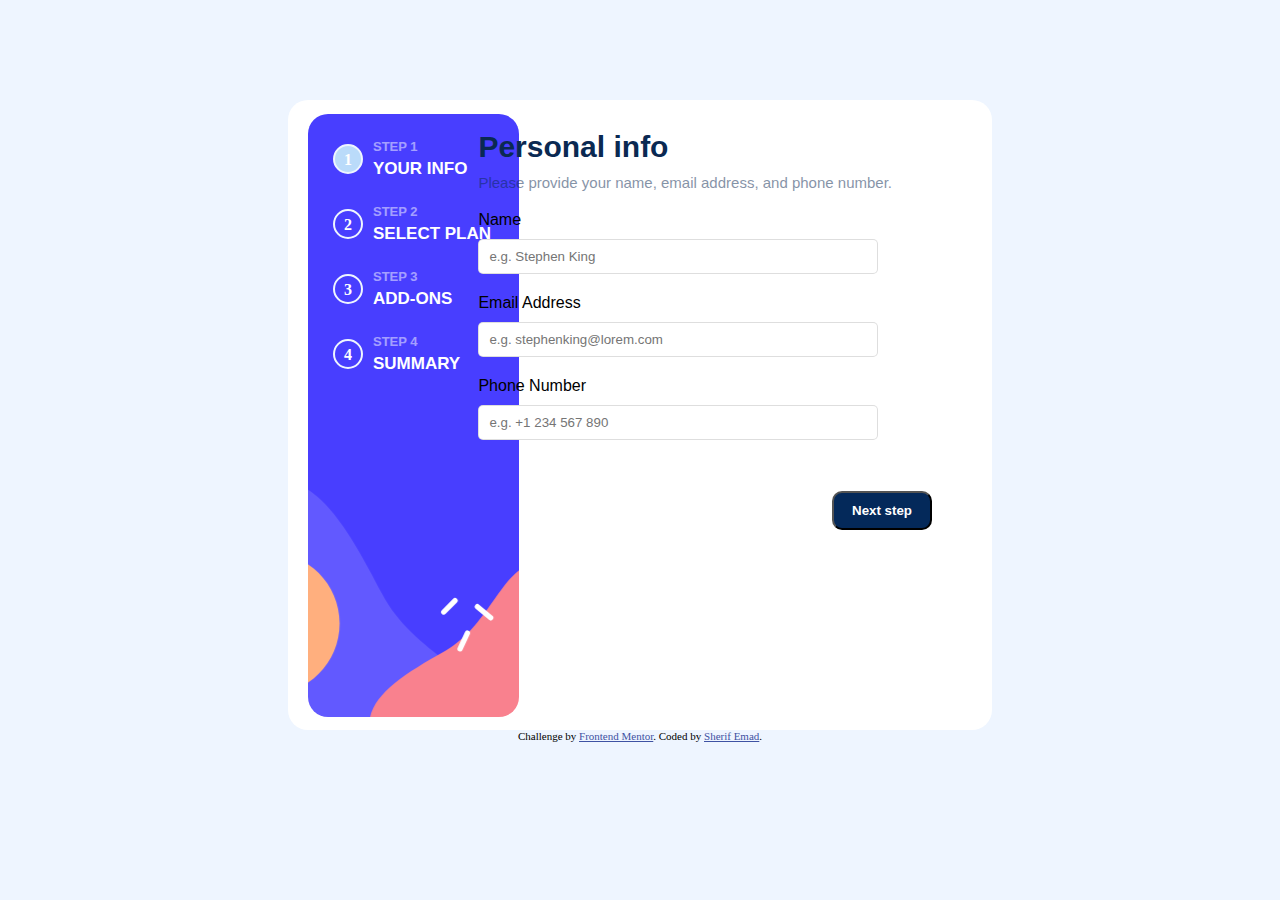
<file: index.html>
<!DOCTYPE html>
<html lang="en">
<head>
  <meta charset="UTF-8">
  <meta name="viewport" content="width=device-width, initial-scale=1.0"> <!-- displays site properly based on user's device -->

  <link rel="icon" type="image/png" sizes="32x32" href="./assets/images/favicon-32x32.png">
  
  <title>Frontend Mentor | Multi-step form</title>
  <link rel="stylesheet" href="assets/style.css">

  <!-- Feel free to remove these styles or customise in your own stylesheet 👍 -->
  <style>
    .attribution { font-size: 11px; text-align: center; }
    .attribution a { color: hsl(228, 45%, 44%); }
  </style>
</head>
<body>

  <!-- Sidebar start -->

<div class="contanier">
  <div class="leftcard">
    <div class="card">
    <div class="step active" id="step1">
    <p>1</p>
  </div>

    <div class="leftcardtext">
  <h4>Step 1</h4>
  <h2>Your info</h2>
</div>
</div>
<!-- ///////////////// -->
<div class="card">
  <div class="step" id="step2">
  <p>2</p>
</div>

  <div class="leftcardtext">
<h4>Step 2</h4>
<h2>Select plan</h2>
</div>
</div>

<!-- ///////// -->
<div class="card">
  <div class="step">
  <p>3</p>
</div>

  <div class="leftcardtext">
<h4>Step 3</h4>
<h2>Add-ons</h2>
</div>
</div>
<!-- ///////// -->
<div class="card">
  <div class="step">
  <p>4</p>
</div>

  <div class="leftcardtext">
<h4>Step 4</h4>
<h2>Summary</h2>
</div>
</div>

  </div>
<div class="rightcard" id="rightcard"> 
  <h2>Personal info</h2>
  <p>Please provide your name, email address, and phone number.</p>
  <label for="name">Name</label>
  <input type="text" placeholder="e.g. Stephen King" id="name" required>
  <label for="email">Email Address</label>
  <input type="email" placeholder="e.g. stephenking@lorem.com" id="email" required>
  <label for="phone">Phone Number</label>
  <input type="number" placeholder="e.g. +1 234 567 890" id="phone" max="11" required>
<button onclick="sherif0 ()" id="next">Next step</button> 
</div>



</div>




  <!-- Step 1
  Your info

  Step 2
  Select plan

  Step 3
  Add-ons

  Step 4
  Summary -->

  <!-- Sidebar end -->

  <!-- Step 1 start -->

  <!-- Personal info
  Please provide your name, email address, and phone number.

  Name
  e.g. Stephen King

  Email Address
  e.g. stephenking@lorem.com

  Phone Number
  e.g. +1 234 567 890

  Next Step -->

  <!-- Step 1 end -->

  <!-- Step 2 start -->

  <!-- Select your plan
  You have the option of monthly or yearly billing.

  Arcade
  $9/mo

  Advanced
  $12/mo

  Pro
  $15/mo

  Monthly
  Yearly

  Go Back
  Next Step -->

  <!-- Step 2 end -->

  <!-- Step 3 start -->

  <!-- Pick add-ons
  Add-ons help enhance your gaming experience.

  Online service
  Access to multiplayer games
  +$1/mo

  Larger storage
  Extra 1TB of cloud save
  +$2/mo

  Customizable Profile
  Custom theme on your profile
  +$2/mo

  Go Back
  Next Step -->

  <!-- Step 3 end -->

  <!-- Step 4 start -->

  <!-- Finishing up
  Double-check everything looks OK before confirming. -->

  <!-- Dynamically add subscription and add-on selections here -->

  <!-- Total (per month/year)

  Go Back
  Confirm -->

  <!-- Step 4 end -->

  <!-- Step 5 start -->

  <!-- Thank you!

  Thanks for confirming your subscription! We hope you have fun 
  using our platform. If you ever need support, please feel free 
  to email us at support@loremgaming.com. -->

  <!-- Step 5 end -->
  
  <div class="attribution">
    Challenge by <a href="https://www.frontendmentor.io?ref=challenge" target="_blank">Frontend Mentor</a>. 
    Coded by <a href="https://www.instagram.com/blockblock.web/">Sherif Emad</a>.
  </div>
  <script src="assets/main.js"></script>
</body>
</html>
</file>
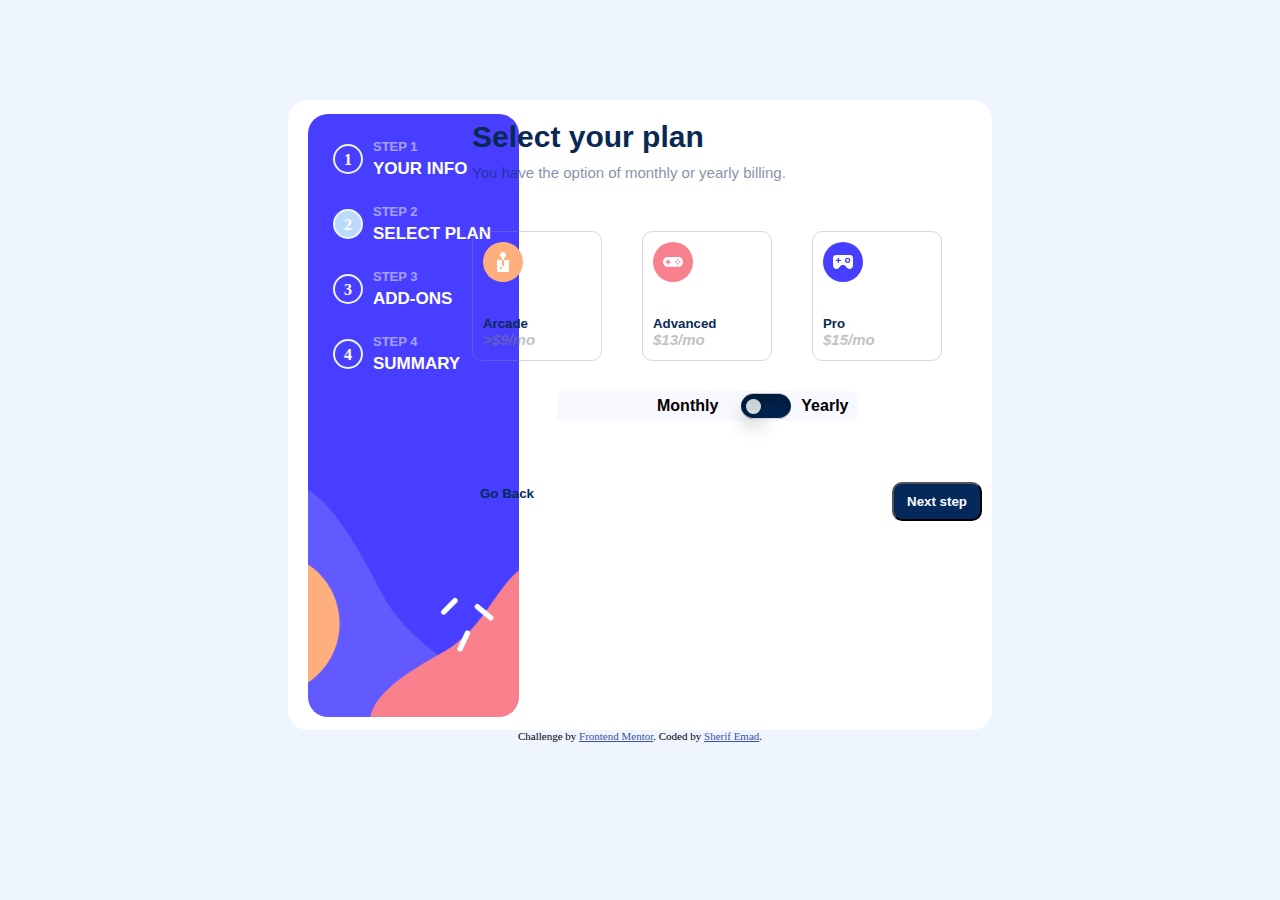
<file: step2.html>
<!DOCTYPE html>
<html lang="en">
<head>
  <meta charset="UTF-8">
  <meta name="viewport" content="width=device-width, initial-scale=1.0"> <!-- displays site properly based on user's device -->

  <link rel="icon" type="image/png" sizes="32x32" href="./assets/images/favicon-32x32.png">
  
  <title>Frontend Mentor | Multi-step form</title>
  <link rel="stylesheet" href="assets/style.css">

  <!-- Feel free to remove these styles or customise in your own stylesheet 👍 -->
  <style>
    .attribution { font-size: 11px; text-align: center; }
    .attribution a { color: hsl(228, 45%, 44%); }
  </style>
</head>
<body>

  <!-- Sidebar start -->

<div class="contanier">
  <div class="leftcard">
    <div class="card">
    <div style="background-color: transparent;" class="step" id="step1">
    <p>1</p>
  </div>

    <div class="leftcardtext">
  <h4>Step 1</h4>
  <h2>Your info</h2>
</div>
</div>
<!-- ///////////////// -->
<div class="card">
  <div class="step active" id="step2">
  <p>2</p>
</div>

  <div class="leftcardtext">
<h4>Step 2</h4>
<h2>Select plan</h2>
</div>
</div>

<!-- ///////// -->
<div class="card">
  <div class="step">
  <p>3</p>
</div>

  <div class="leftcardtext">
<h4>Step 3</h4>
<h2>Add-ons</h2>
</div>
</div>
<!-- ///////// -->
<div class="card">
  <div class="step">
  <p>4</p>
</div>

  <div class="leftcardtext">
<h4>Step 4</h4>
<h2>Summary</h2>
</div>
</div>

  </div>
<div class="rightcard1" id="rightcard1">
   <h2>Select your plan</h2>
  <p>You have the option of monthly or yearly billing.</p>
  <div class="content">
    <div onclick="sherif2 ()" ondblclick="sherif3 ()" class="content1">
  <img src="assets/images/icon-arcade.svg">
  <h5>Arcade</h5>
  <p>>$9/mo</p>
  
    </div> 
    <!-- ///////////// -->
     <div onclick="sherif4 ()" ondblclick="sherif5 ()" class="content1 con2">
  <img src="assets/images/icon-advanced.svg">
  <h5>Advanced</h5>
  <p>$13/mo</p>
    </div>
    <!-- /////////////// -->
     <div onclick="sherif6 ()" ondblclick="sherif7 ()" class="content1 con3" >
  <img src="assets/images/icon-pro.svg">
  <h5>Pro</h5>
  <p>$15/mo</p>
 </div>
  </div>
  <div class="bauble_box">
    <span class="span1">Monthly</span>
    <input class="bauble_input" id="bauble_check" name="bauble" type="checkbox">
    <label class="bauble_label" for="bauble_check">Toggle</label>
    
    <span class="span2">yearly</span>
  </div>
  
  <button onclick="sherif11 ()" id="next2">Next step</button>
  <button onclick="sherif ()" id="back">Go Back</button>   
  
</div>


</div>




  <!-- Step 1
  Your info

  Step 2
  Select plan

  Step 3
  Add-ons

  Step 4
  Summary -->

  <!-- Sidebar end -->

  <!-- Step 1 start -->

  <!-- Personal info
  Please provide your name, email address, and phone number.

  Name
  e.g. Stephen King

  Email Address
  e.g. stephenking@lorem.com

  Phone Number
  e.g. +1 234 567 890

  Next Step -->

  <!-- Step 1 end -->

  <!-- Step 2 start -->

  <!-- Select your plan
  You have the option of monthly or yearly billing.

  Arcade
  $9/mo

  Advanced
  $12/mo

  Pro
  $15/mo

  Monthly
  Yearly

  Go Back
  Next Step -->

  <!-- Step 2 end -->

  <!-- Step 3 start -->

  <!-- Pick add-ons
  Add-ons help enhance your gaming experience.

  Online service
  Access to multiplayer games
  +$1/mo

  Larger storage
  Extra 1TB of cloud save
  +$2/mo

  Customizable Profile
  Custom theme on your profile
  +$2/mo

  Go Back
  Next Step -->

  <!-- Step 3 end -->

  <!-- Step 4 start -->

  <!-- Finishing up
  Double-check everything looks OK before confirming. -->

  <!-- Dynamically add subscription and add-on selections here -->

  <!-- Total (per month/year)

  Go Back
  Confirm -->

  <!-- Step 4 end -->

  <!-- Step 5 start -->

  <!-- Thank you!

  Thanks for confirming your subscription! We hope you have fun 
  using our platform. If you ever need support, please feel free 
  to email us at support@loremgaming.com. -->

  <!-- Step 5 end -->
  
  <div class="attribution">
    Challenge by <a href="https://www.frontendmentor.io?ref=challenge" target="_blank">Frontend Mentor</a>. 
    Coded by <a href="https://www.instagram.com/blockblock.web/">Sherif Emad</a>.
  </div>
  <script src="assets/main.js"></script>
</body>
</html>
</file>
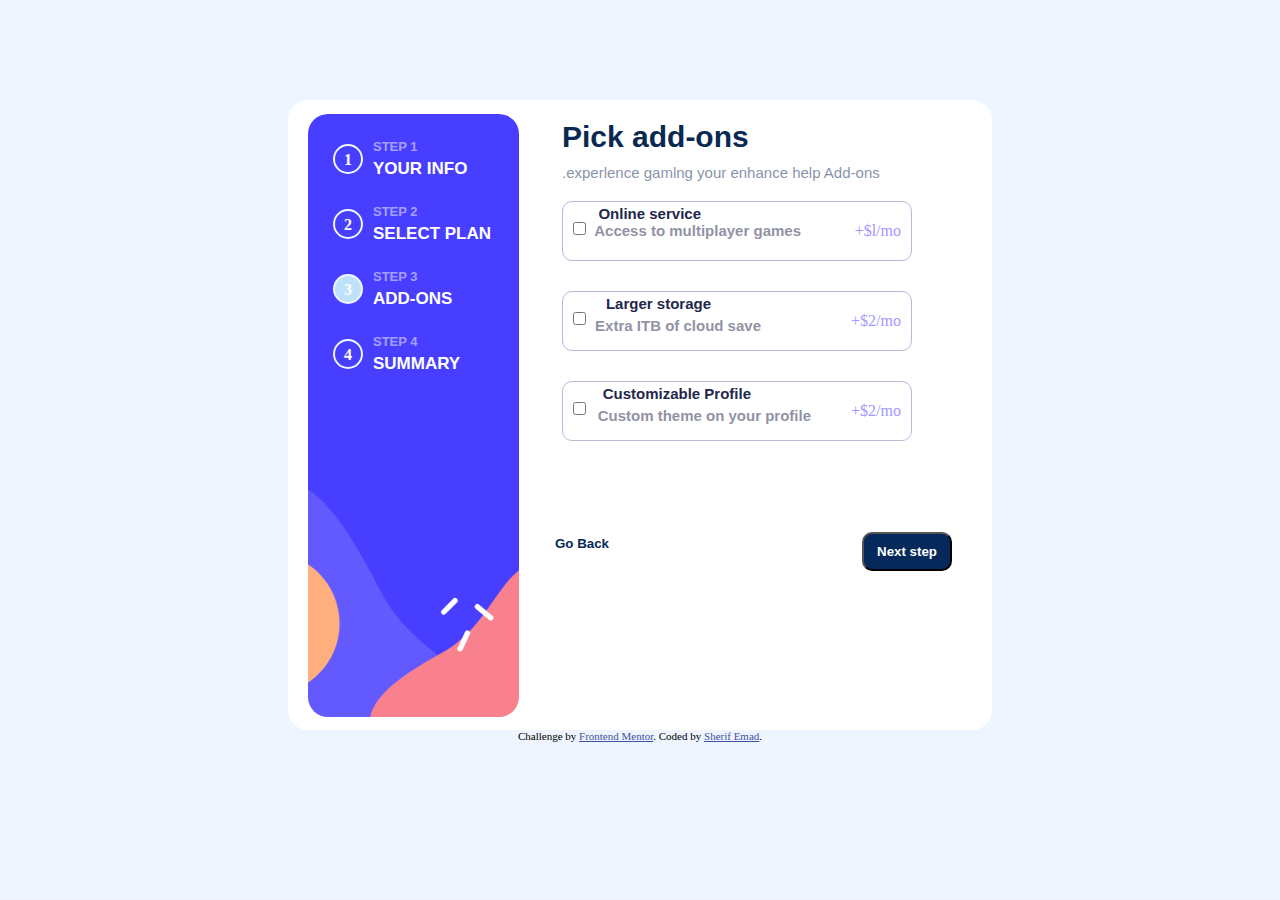
<file: step3.html>
<!DOCTYPE html>
<html lang="en">
<head>
  <meta charset="UTF-8">
  <meta name="viewport" content="width=device-width, initial-scale=1.0"> <!-- displays site properly based on user's device -->

  <link rel="icon" type="image/png" sizes="32x32" href="./assets/images/favicon-32x32.png">
  
  <title>Frontend Mentor | Multi-step form</title>
  <link rel="stylesheet" href="assets/style.css">

  <!-- Feel free to remove these styles or customise in your own stylesheet 👍 -->
  <style>
    .attribution { font-size: 11px; text-align: center; }
    .attribution a { color: hsl(228, 45%, 44%); }
  </style>
</head>
<body>

  <!-- Sidebar start -->

<div class="contanier">
  <div class="leftcard">
    <div class="card">
    <div style="background-color: transparent;" class="step" id="step1">
    <p>1</p>
  </div>

    <div class="leftcardtext">
  <h4>Step 1</h4>
  <h2>Your info</h2>
</div>
</div>
<!-- ///////////////// -->
<div class="card">
  <div style="background-color: transparent;" class="step active" id="step2">
  <p>2</p>
</div>

  <div class="leftcardtext">
<h4>Step 2</h4>
<h2>Select plan</h2>
</div>
</div>

<!-- ///////// -->
<div class="card">
  <div style="background-color: #bee2fb;" class="step">
  <p>3</p>
</div>

  <div class="leftcardtext">
<h4>Step 3</h4>
<h2>Add-ons</h2>
</div>
</div>
<!-- ///////// -->
<div class="card">
  <div class="step">
  <p>4</p>
</div>

  <div class="leftcardtext">
<h4>Step 4</h4>
<h2>Summary</h2>
</div>
</div>

  </div>
<div class="rightcard2" id="rightcard2">
   <h2>Pick add-ons</h2>
  <p>.experlence gamlng your enhance help Add-ons</p>
<div class="content2">
  <div class="card1">
    <input  onclick="sherif8()"  type="checkbox" id="check">
    <h5>Online service</h5>
    <p>Access to multiplayer games</p>
    <span>+$l/mo</span>
  </div>
  <!-- ////////////// -->
  <div class="card1 card2">
    <input  onclick="sherif9()"  type="checkbox" id="check">
    <h5>Larger storage</h5>
    <p>Extra ITB of cloud save</p>
    <span>+$2/mo</span>
  </div>
  <!-- ////////////////////// -->
  <div  class="card1 card3">
    <input onclick="sherif10()" type="checkbox" id="check" >
    <h5>Customizable Profile</h5>
    <p>Custom theme on your profile</p>
    <span>+$2/mo</span>
  </div>
</div>
  
  <button onclick="sherif13()" id="next3">Next step</button>
  <button onclick="sherif12()" id="back1">Go Back</button>   
  
</div>


</div>




  <!-- Step 1
  Your info

  Step 2
  Select plan

  Step 3
  Add-ons

  Step 4
  Summary -->

  <!-- Sidebar end -->

  <!-- Step 1 start -->

  <!-- Personal info
  Please provide your name, email address, and phone number.

  Name
  e.g. Stephen King

  Email Address
  e.g. stephenking@lorem.com

  Phone Number
  e.g. +1 234 567 890

  Next Step -->

  <!-- Step 1 end -->

  <!-- Step 2 start -->

  <!-- Select your plan
  You have the option of monthly or yearly billing.

  Arcade
  $9/mo

  Advanced
  $12/mo

  Pro
  $15/mo

  Monthly
  Yearly

  Go Back
  Next Step -->

  <!-- Step 2 end -->

  <!-- Step 3 start -->

  <!-- Pick add-ons
  Add-ons help enhance your gaming experience.

  Online service
  Access to multiplayer games
  +$1/mo

  Larger storage
  Extra 1TB of cloud save
  +$2/mo

  Customizable Profile
  Custom theme on your profile
  +$2/mo

  Go Back
  Next Step -->

  <!-- Step 3 end -->

  <!-- Step 4 start -->

  <!-- Finishing up
  Double-check everything looks OK before confirming. -->

  <!-- Dynamically add subscription and add-on selections here -->

  <!-- Total (per month/year)

  Go Back
  Confirm -->

  <!-- Step 4 end -->

  <!-- Step 5 start -->

  <!-- Thank you!

  Thanks for confirming your subscription! We hope you have fun 
  using our platform. If you ever need support, please feel free 
  to email us at support@loremgaming.com. -->

  <!-- Step 5 end -->
  
  <div class="attribution">
    Challenge by <a href="https://www.frontendmentor.io?ref=challenge" target="_blank">Frontend Mentor</a>. 
    Coded by <a href="https://www.instagram.com/blockblock.web/">Sherif Emad</a>.
  </div>
  <script src="assets/main.js"></script>
</body>
</html>
</file>
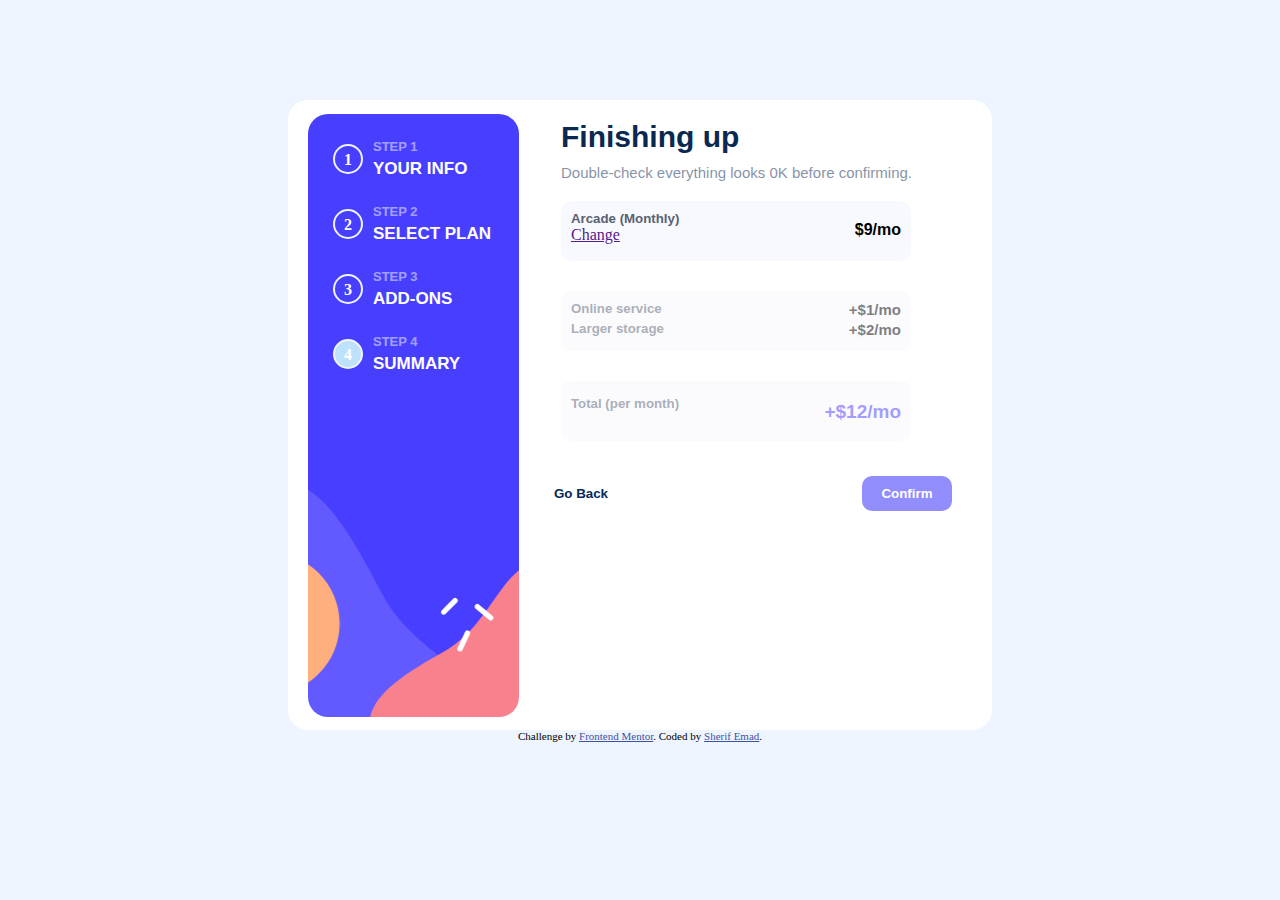
<file: step4.html>
<!DOCTYPE html>
<html lang="en">
<head>
  <meta charset="UTF-8">
  <meta name="viewport" content="width=device-width, initial-scale=1.0"> <!-- displays site properly based on user's device -->

  <link rel="icon" type="image/png" sizes="32x32" href="./assets/images/favicon-32x32.png">
  
  <title>Frontend Mentor | Multi-step form</title>
  <link rel="stylesheet" href="assets/style.css">

  <!-- Feel free to remove these styles or customise in your own stylesheet 👍 -->
  <style>
    .attribution { font-size: 11px; text-align: center; }
    .attribution a { color: hsl(228, 45%, 44%); }
  </style>
</head>
<body>

  <!-- Sidebar start -->

<div class="contanier">
  <div class="leftcard">
    <div class="card">
    <div style="background-color: transparent;" class="step" id="step1">
    <p>1</p>
  </div>

    <div class="leftcardtext">
  <h4>Step 1</h4>
  <h2>Your info</h2>
</div>
</div>
<!-- ///////////////// -->
<div class="card">
  <div style="background-color: transparent;" class="step active" id="step2">
  <p>2</p>
</div>

  <div class="leftcardtext">
<h4>Step 2</h4>
<h2>Select plan</h2>
</div>
</div>

<!-- ///////// -->
<div class="card">
  <div style="background-color: transparent;" class="step">
  <p>3</p>
</div>

  <div class="leftcardtext">
<h4>Step 3</h4>
<h2>Add-ons</h2>
</div>
</div>
<!-- ///////// -->
<div class="card">
  <div style="background-color: #bee2fb;" class="step">
  <p>4</p>
</div>

  <div class="leftcardtext">
<h4>Step 4</h4>
<h2>Summary</h2>
</div>
</div>

  </div>
<div class="rightcard3" id="rightcard3">
   <h2>Finishing up</h2>
  <p>Double-check everything looks 0K before confirming.</p>
<div class="content2">
  <div class="card1">
    <h5>Arcade (Monthly)</h5>
    <a href="">Change</a>
    <span>$9/mo</span>
  </div>
  <!-- ////////////// -->
  <div class="card1 card2 card0">
    <h5>Online service</h5>
    <span class="span1">+$1/mo</span>
    <h5>Larger storage</h5>
    <span class="span2">+$2/mo</span>
  </div>
  <!-- ////////////////////// -->
  <div class="card1 card0">
    <h5 style="padding-top: 10px;">Total (per month)</h5>
    <span style="font-size: 19px; color: #483eff;">+$12/mo</span>
  </div>
</div>
  
  <button onclick="sherif15()" id="Confirm">Confirm</button>
  <button onclick="sherif14()" id="back2">Go Back</button>   
  
</div>


</div>




  <!-- Step 1
  Your info

  Step 2
  Select plan

  Step 3
  Add-ons

  Step 4
  Summary -->

  <!-- Sidebar end -->

  <!-- Step 1 start -->

  <!-- Personal info
  Please provide your name, email address, and phone number.

  Name
  e.g. Stephen King

  Email Address
  e.g. stephenking@lorem.com

  Phone Number
  e.g. +1 234 567 890

  Next Step -->

  <!-- Step 1 end -->

  <!-- Step 2 start -->

  <!-- Select your plan
  You have the option of monthly or yearly billing.

  Arcade
  $9/mo

  Advanced
  $12/mo

  Pro
  $15/mo

  Monthly
  Yearly

  Go Back
  Next Step -->

  <!-- Step 2 end -->

  <!-- Step 3 start -->

  <!-- Pick add-ons
  Add-ons help enhance your gaming experience.

  Online service
  Access to multiplayer games
  +$1/mo

  Larger storage
  Extra 1TB of cloud save
  +$2/mo

  Customizable Profile
  Custom theme on your profile
  +$2/mo

  Go Back
  Next Step -->

  <!-- Step 3 end -->

  <!-- Step 4 start -->

  <!-- Finishing up
  Double-check everything looks OK before confirming. -->

  <!-- Dynamically add subscription and add-on selections here -->

  <!-- Total (per month/year)

  Go Back
  Confirm -->

  <!-- Step 4 end -->

  <!-- Step 5 start -->

  <!-- Thank you!

  Thanks for confirming your subscription! We hope you have fun 
  using our platform. If you ever need support, please feel free 
  to email us at support@loremgaming.com. -->

  <!-- Step 5 end -->
  
  <div class="attribution">
    Challenge by <a href="https://www.frontendmentor.io?ref=challenge" target="_blank">Frontend Mentor</a>. 
    Coded by <a href="https://www.instagram.com/blockblock.web/">Sherif Emad</a>.
  </div>
  <script src="assets/main.js"></script>
</body>
</html>
</file>
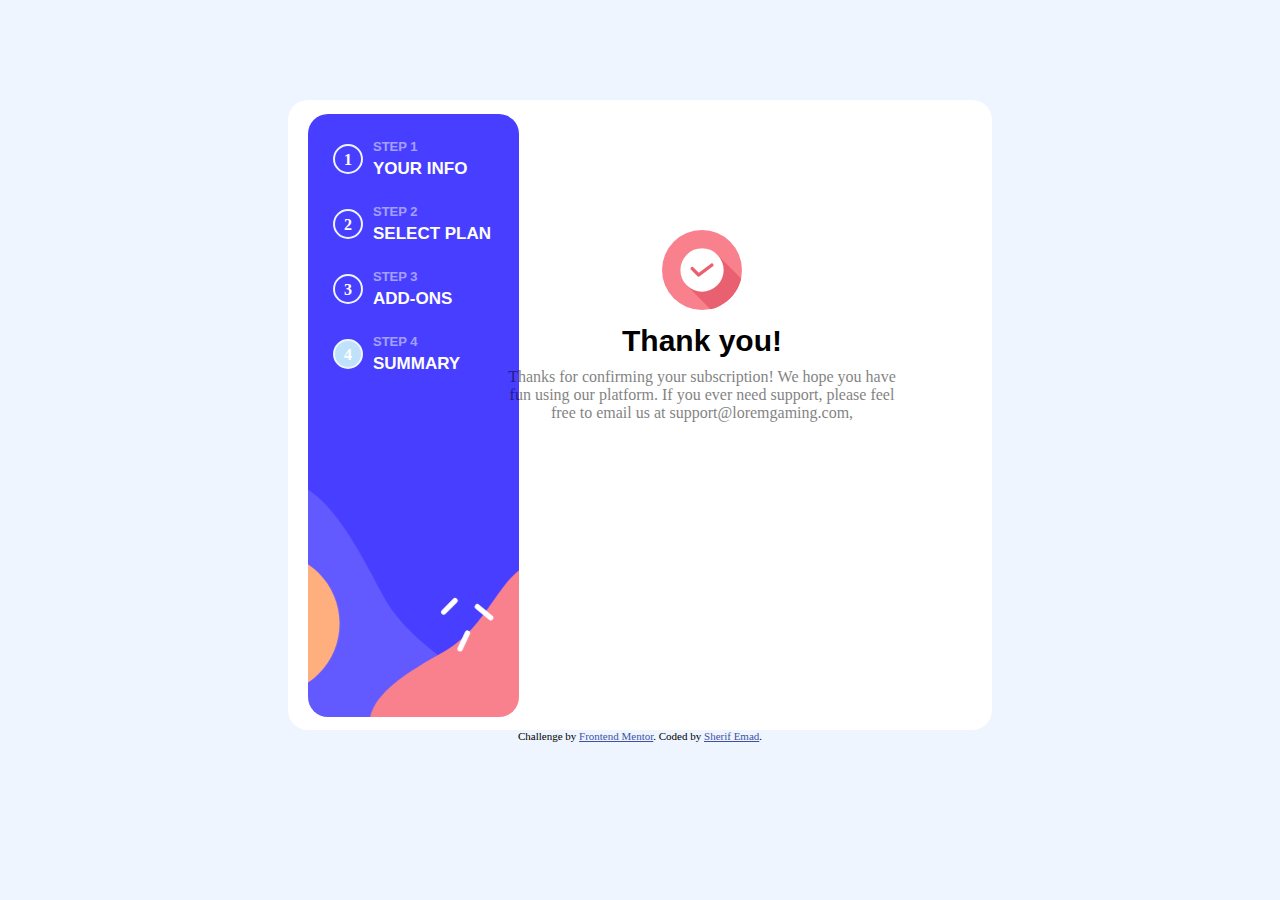
<file: thank.html>
<!DOCTYPE html>
<html lang="en">
<head>
  <meta charset="UTF-8">
  <meta name="viewport" content="width=device-width, initial-scale=1.0"> <!-- displays site properly based on user's device -->

  <link rel="icon" type="image/png" sizes="32x32" href="./assets/images/favicon-32x32.png">
  
  <title>Frontend Mentor | Multi-step form</title>
  <link rel="stylesheet" href="assets/style.css">

  <!-- Feel free to remove these styles or customise in your own stylesheet 👍 -->
  <style>
    .attribution { font-size: 11px; text-align: center; }
    .attribution a { color: hsl(228, 45%, 44%); }
  </style>
</head>
<body>

  <!-- Sidebar start -->

<div class="contanier">
  <div class="leftcard">
    <div class="card">
    <div style="background-color: transparent;" class="step" id="step1">
    <p>1</p>
  </div>

    <div class="leftcardtext">
  <h4>Step 1</h4>
  <h2>Your info</h2>
</div>
</div>
<!-- ///////////////// -->
<div class="card">
  <div style="background-color: transparent;" class="step active" id="step2">
  <p>2</p>
</div>

  <div class="leftcardtext">
<h4>Step 2</h4>
<h2>Select plan</h2>
</div>
</div>

<!-- ///////// -->
<div class="card">
  <div style="background-color: transparent;" class="step">
  <p>3</p>
</div>

  <div class="leftcardtext">
<h4>Step 3</h4>
<h2>Add-ons</h2>
</div>
</div>
<!-- ///////// -->
<div class="card">
  <div style="background-color: #bee2fb;" class="step">
  <p>4</p>
</div>

  <div class="leftcardtext">
<h4>Step 4</h4>
<h2>Summary</h2>
</div>
</div>

  </div>
<div class="rightcard4" id="rightcard3">
  <img src="assets/images/icon-thank-you.svg">
  <h2>Thank you!</h2>
  <p>Thanks for confirming your subscription! We hope you have
    fun using our platform. If you ever need support, please feel
    free to email us at support@loremgaming.com,</p>
</div>


</div>



  <!-- Thank you!

  Thanks for confirming your subscription! We hope you have fun 
  using our platform. If you ever need support, please feel free 
  to email us at support@loremgaming.com. -->

  <!-- Step 5 end -->
  
  <div class="attribution">
    Challenge by <a href="https://www.frontendmentor.io?ref=challenge" target="_blank">Frontend Mentor</a>. 
    Coded by <a href="https://www.instagram.com/blockblock.web/">Sherif Emad</a>.
  </div>
  <script src="assets/main.js"></script>
</body>
</html>
</file>
<file: assets/style.css>
*{
    margin: 0;
    padding: 0;
    box-sizing: border-box;
}
body{
    background-color: #eef5ff;
}
.contanier {
    display: flex;
   justify-content: center;
   align-items: center;
    min-height: 70vh;
    margin: auto;
    margin-top: 100px;
    max-width: 55%;
    background-color: #ffffff;
    border-radius: 20px;
    position: relative;
    flex-wrap: wrap;
}
.leftcard{
    width: 30%;
    height: 67vh;
    background-image: url(../assets/images/bg-sidebar-desktop.svg);
    background-position: center;
    background-repeat: no-repeat;
    background-size: cover;
    border-radius: 20px;
    position: absolute;
    left: 20px;

   
}
.card{
   display: flex;
   align-items: center;
   margin: 25px;
}
.step{
    width: 30px;
    height: 30px;
    border: #eef5ff solid 2px;
    border-radius: 50%;
    text-align: center;
    cursor: pointer;


}
#step1{
    background-color: #badbfa;
   
}
.step p{
    padding: 5px;
    color: #fff;
    font-weight: bold;
}
.leftcardtext{
    margin-left: 10px;
    color: #fff;
    font-family: 'Franklin Gothic Medium', 'Arial Narrow', Arial, sans-serif;
    font-weight: 600;
}
.leftcardtext h4{
    font-size: 13px;
    opacity: .5;
    text-transform: uppercase;
    margin-bottom: 5px;
}
.leftcardtext h2{
    font-size: 17px;
    text-transform: uppercase;
}
.rightcard{
    position: absolute;
    right: 100px;
    
    top: 30px;
    display: flex;
    flex-direction: column;
}
.rightcard h2{
    font-size: 30px;
    font-weight: bold;
    font-family: 'Franklin Gothic Medium', 'Arial Narrow', Arial, sans-serif;
    color: #0a2952;
    margin-bottom: 10px;
}
.rightcard p{
   opacity: .5;
    font-family: 'Franklin Gothic Medium', 'Arial Narrow', Arial, sans-serif;
    color: #0a2952;
    margin-bottom: 20px;
    font-size: 15px;
}
.rightcard label{
     font-family: 'Franklin Gothic Medium', 'Arial Narrow', Arial, sans-serif;
     margin-bottom: 10px;
 }
 .rightcard input{
width: 400px;
height: 35px;
border: 1px solid rgba(128, 128, 128, 0.26);
border-radius: 5px;
margin-bottom: 20px;
}
.rightcard ::placeholder{
  padding-left: 10px;
 }
 .rightcard button{
    padding: 10px;
    width: 100px;
    border-radius: 10px;
    background-color: #04295a;
    color: #ffffff;
    font-weight: bold;
    position: absolute;
    right: -40px;
    bottom: -70px;
    
    
   }
   .active{
    background-color: #badbfa;
   }
   .notactive{
    background-color: transparent;
   }
   /* //////////////////////////////////0 */
/* page 2 */

.rightcard1{
    position: absolute;
    right: 50px;
    top: 20px;

}
.rightcard1 h2{
    font-size: 30px;
    font-weight: bold;
    font-family: 'Franklin Gothic Medium', 'Arial Narrow', Arial, sans-serif;
    color: #0a2952;
    margin-bottom: 10px;
}
.rightcard1 p{
    opacity: .5;
    font-family: 'Franklin Gothic Medium', 'Arial Narrow', Arial, sans-serif;
    color: #0a2952;
    margin-bottom: 50px;
    font-size: 15px;
}
.rightcard1 .content{
    display: flex;
    align-items: center;
   gap: 40px;
    margin-bottom: 30px;
    
}
.rightcard1 .content .content1{
   width: 130px;
   height: 130px;
   border: 1px solid rgba(145, 143, 143, 0.338);
   border-radius: 10px;
   padding-left: 10px;
   cursor: pointer;
    
}
.rightcard1 .content .content1 img{
 margin-top: 10px;
 margin-bottom: 30px;
     
 }
 .rightcard1 .content .content1 h5{
   font-family: 'Franklin Gothic Medium', 'Arial Narrow', Arial, sans-serif;
   font-weight: 900;
   color: #0a2952;
        
 }
 .rightcard1 .content .content1 p{
font-family: 'Franklin Gothic Medium', 'Arial Narrow', Arial, sans-serif;
font-weight: 900;
font-style: italic;
color: rgba(128, 128, 128, 0.96);
             
}
.bauble_box{
    display: flex;
   margin: auto;
    align-items: center;
    width: 300px;
    height: 30px;
    border-radius: 5px;
    background-color: #f8f9fe;
    gap: 10px;
}
.bauble_box .span1{
   font-family: 'Franklin Gothic Medium', 'Arial Narrow', Arial, sans-serif;
   font-weight: bold;
   margin-left: 100px;
   margin-right: -10px;
   text-transform: capitalize;
}
.bauble_box .span2{
    font-family: 'Franklin Gothic Medium', 'Arial Narrow', Arial, sans-serif;
    font-weight: bold;
    text-transform: capitalize;
 }

 #next2{
    
    padding: 10px;
    width: 90px;
    border-radius: 10px;
    background-color: #04295a;
    color: #ffffff;
    font-weight: bold;
    position: absolute;
    right: -40px;
    bottom: -100px;
    visibility: visible;

 }
 #back{
    padding: 10px;
    width: 90px;
    color: #04295a;
    background-color: transparent;
    border: 0;
    font-weight: bold;
    position: absolute;
    left: -10px;
    bottom: -90px;
    cursor: pointer;

 }


/* switch */
.bauble_box .bauble_label {
    background: #02295a;
    background-position: 62px 5px;
    background-repeat: no-repeat;
    background-size: auto 5px;
    border: 0;
    border-radius: 50px;
    box-shadow: inset 0 10px 20px rgba(0,0,0,.4), 0 -1px 0px rgba(0,0,0,.2), inset 0 -1px 0px #fff;
    cursor: pointer;
    display: inline-block;
    font-size: 0;
    height: 25px;
    position: relative;
    -webkit-transition: all 500ms ease;
    transition: all 500ms ease;
    width: 50px;
  }
  
  .bauble_box .bauble_label:before {
    background-color: rgba(255,255,255,.2);
    background-position: 0 0;
    background-repeat: repeat;
    background-size: 30% auto;
    border-radius: 50%;
    box-shadow: inset 0 -5px 25px rgb(236, 238, 236), 0 10px 20px rgba(0,0,0,.4);
    content: '';
    display: block;
    height: 15px;
    left: 5px;
    position: absolute;
    top: 5px;
    -webkit-transition: all 500ms ease;
    transition: all 500ms ease;
    width: 15px;
    z-index: 2;
  }
  
  .bauble_box input.bauble_input {
    opacity: 0;
    z-index: 0;
  }
  
  /* Checked */
  .bauble_box input.bauble_input:checked + .bauble_label {
    background-color: rgb(255, 255, 255);
  }
  
  .bauble_box input.bauble_input:checked + .bauble_label:before {
    background-position: 150% 0;
    box-shadow: inset 0 -5px 25px rgb(241, 241, 241), 0 10px 20px rgba(0,0,0,.4);
    left: calc( 100% - 35px );
  }
  /* ///////////////////////////// */
  .rightcard2{
    position: absolute;
    right: 80px;
    top: 20px;
  }
  .rightcard2 h2{
    font-size: 30px;
    font-weight: bold;
    font-family: 'Franklin Gothic Medium', 'Arial Narrow', Arial, sans-serif;
    color: #0a2952;
    margin-bottom: 10px;
}
.rightcard2 p{
    opacity: .5;
    font-family: 'Franklin Gothic Medium', 'Arial Narrow', Arial, sans-serif;
    color: #0a2952;
    margin-bottom: 20px;
    font-size: 15px;
}
.rightcard2 .content2 .card1{
   width: 350px;
   height: 60px;
   margin-bottom: 30px;
   border: 1px solid #beb8d8;
   padding: 5px 10px;
   border-radius: 10px;
   position: relative;
   cursor: pointer;
   
}
.rightcard2 .content2 .card1 input{
   position: absolute;
   top: 20px;
   cursor: pointer;
  
 }




 .rightcard2 .content2 .card1 h5{
   position: absolute;
   right: 210px;
   top: -0.2px;
   padding-top: 3px;
   font-size: 15px;
   font-family: 'Franklin Gothic Medium', 'Arial Narrow', Arial, sans-serif;
   font-weight: bold;
   color: #23274c;
    
 }
 .rightcard2 .content2 .card1 p{
    position: absolute;
    right: 110px;
    top: 20px;
    font-family: 'Franklin Gothic Medium', 'Arial Narrow', Arial, sans-serif;
    font-weight: bold;
    color: #23274c;
    font-size: 15px;
     
  }
  .rightcard2 .content2 .card1 span{
    position: absolute;
    right: 10px;
    top: 20px;
    color: #a297ff;
   
     
  }

  .rightcard2 .content2 .card2 input{
    position: absolute;
    top: 20px;
   
  }
 
  .rightcard2 .content2 .card2 h5{
    position: absolute;
    right: 200px;
    top: -0.2px;
    padding-top: 3px;
    font-size: 15px;
    font-family: 'Franklin Gothic Medium', 'Arial Narrow', Arial, sans-serif;
    font-weight: bold;
    color: #23274c;
    
     
  }
  .rightcard2 .content2 .card2 p{
     position: absolute;
     right: 150px;
     top: 25px;
     font-family: 'Franklin Gothic Medium', 'Arial Narrow', Arial, sans-serif;
     font-weight: bold;
     color: #23274c;
     font-size: 15px;
      
   }
   .rightcard2 .content2 .card2 span{
     position: absolute;
     right: 10px;
     top: 20px;
     color: #a297ff;
    
      
   }

   .rightcard2 .content2 .card1 input{
    position: absolute;
    top: 20px;
   
  }
 
  .rightcard2 .content2 .card3 h5{
    position: absolute;
    right: 160px;
    top: -0.2px;
    padding-top: 3px;
    font-size: 15px;
    font-family: 'Franklin Gothic Medium', 'Arial Narrow', Arial, sans-serif;
    font-weight: bold;
    color: #23274c;
    
     
  }
  .rightcard2 .content2 .card3 p{
     position: absolute;
     right: 100px;
     top: 25px;
     font-family: 'Franklin Gothic Medium', 'Arial Narrow', Arial, sans-serif;
     font-weight: bold;
     color: #23274c;
     font-size: 15px;
      
   }
   .rightcard2 .content2 .card3 span{
     position: absolute;
     right: 10px;
     top: 20px;
     color: #a297ff;
    
      
   }
   #next3{
    
    padding: 10px;
    width: 90px;
    border-radius: 10px;
    background-color: #04295a;
    color: #ffffff;
    font-weight: bold;
    position: absolute;
    right: -40px;
    bottom: -100px;
    visibility: visible;

 }
 #back1{
    padding: 10px;
    width: 90px;
    color: #04295a;
    background-color: transparent;
    border: 0;
    font-weight: bold;
    position: absolute;
    left: -25px;
    bottom: -90px;
    cursor: pointer;

 }
 /* ///////////////////////////// */
 .rightcard3{
  position: absolute;
  right: 80px;
  top: 20px;
}
.rightcard3 h2{
  font-size: 30px;
  font-weight: bold;
  font-family: 'Franklin Gothic Medium', 'Arial Narrow', Arial, sans-serif;
  color: #0a2952;
  margin-bottom: 10px;
}
.rightcard3 p{
  opacity: .5;
  font-family: 'Franklin Gothic Medium', 'Arial Narrow', Arial, sans-serif;
  color: #0a2952;
  margin-bottom: 20px;
  font-size: 15px;
}
.rightcard3 .content2 .card1{
 width: 350px;
 height: 60px;
 margin-bottom: 30px;
 padding: 5px 10px;
 border-radius: 10px;
 position: relative;
 cursor: pointer;
 background-color: #f8f9fe;
 
}
.rightcard3 .content2 .card1 h5{
font-weight: bold;
font-family: 'Franklin Gothic Medium', 'Arial Narrow', Arial, sans-serif;
color: #586273;
padding-top: 5px;
 
}
.rightcard3 .content2 .card1 span{
  position: absolute;
  right: 10px;
  top: 20px;
  color: black;
  font-weight: bold;
  font-family: 'Franklin Gothic Medium', 'Arial Narrow', Arial, sans-serif;
 
   
}
.rightcard3 .content2 .card2 .span1{
  position: absolute;
  right: 10px;
  top: 10px;
  color: black;
  font-weight: bold;
  font-size: 15px;
  font-family: 'Franklin Gothic Medium', 'Arial Narrow', Arial, sans-serif;
 
   
}
.rightcard3 .content2 .card2 .span2{
  position: absolute;
  font-size: 15px;
  right: 10px;
   top: 30px;
  color: black;
  font-weight: bold;
  font-family: 'Franklin Gothic Medium', 'Arial Narrow', Arial, sans-serif;
 
   
}
.rightcard3 .content2 .card0{
  opacity: 0.5;
 
   
}
#Confirm{
  padding: 10px;
  width: 90px;
  border-radius: 10px;
  background-color: #918dfc;
  color: #ffffff;
  font-weight: bold;
  position: absolute;
  right: -40px;
  bottom: -40px;
  visibility: visible;
  cursor: pointer;
  border: 0;
}
#Confirm:hover{
 background-color: #463ffd;
}
#back2{
  padding: 10px;
  width: 90px;
  color: #04295a;
  background-color: transparent;
  border: 0;
  font-weight: bold;
  position: absolute;
  left: -25px;
  bottom: -40px;
  cursor: pointer;
}
/* //////////////////////////// */
.rightcard4{
  position: absolute;
  width: 400px;
  right: 90px;
  top: 130px;
  text-align: center;
}
.rightcard4 h2{
font-size: 30px;
font-weight: bolder;
font-family: 'Franklin Gothic Medium', 'Arial Narrow', Arial, sans-serif;
margin: 10px 0 10px 0;
}
.rightcard4 p{
  opacity: .5;
  }
  /* ////////////////////////////////////// */
  @media  (max-width: 1070px) {
    .contanier {
      display: block;
    background-color: #fff;
    width: 35%;
    height: 100vh;
    margin-top: 10px;

      
    
  }
  .leftcard{
      width: 100%;
      height: 20vh;
      background-image: url(../assets/images/bg-sidebar-mobile.svg);
      position: absolute;
      top: 0;
      left: 0;
      right: 0;
      display: flex;  
     
  }
 .leftcardtext{
  display: none;
 }
 .step{
margin-left: 10px; 
 }
 /* /////////////////////////// */
 .rightcard{
  position: absolute;
  right: 0;
  top: 90px;
  text-align: start;
  background-color: #ffffff;
  border-radius: 10px;
  height: 70%;
 
}
.rightcard h2{
  margin-left: 20px;
}
.rightcard p{
  margin-left: 20px;
}
.rightcard label{
   margin-left: 20px;
}
.rightcard input{
width: 300px;
margin-left: 20px;
}
.rightcard button{
  padding: 10px;
  width: 100px;
  border-radius: 10px;
  background-color: #04295a;
  color: #ffffff;
  font-weight: bold;
  position: absolute;
  right: 10px;
  bottom: -70px;
 }
/* //////////////////////////// */
.rightcard1{
  position: absolute;
  right: 0;
  left: 0;
  top: 90px;
  text-align: start;
  background-color: #ffffff;
  border-radius: 10px;
  height: 70%;

}
.rightcard1 h2{
  margin-left: 20px;
}
.rightcard1 p{
  margin-left: 20px;
}
.rightcard1 .content{
 display: block;
margin-bottom: 30px;
margin-left: 10px;
  
}
.rightcard1 .content .content1{
 width: 90%;
 height: 60px;
 position: relative;
 border: 1px solid rgba(145, 143, 143, 0.338);
 border-radius: 10px;
 margin-bottom: 20px;
 padding-left: 10px;
 cursor: pointer;
  
}
.rightcard1 .content .content1 img{
margin-top: 10px;
margin-bottom: 10px;
position: absolute;
   
}
.rightcard1 .content .content1 h5{
position: absolute;
left: 80px;
top: 15px;

      
}
.rightcard1 .content .content1 p{
  position: absolute;
  left: 60px;
  top: 30px;
           
}
.bauble_box{
margin-left: -30px;
}

#next2{
  padding: 10px;
  width: 90px;
  border-radius: 10px;
  background-color: #04295a;
  color: #ffffff;
  font-weight: bold;
  position: absolute;
  right: 15px;
  bottom: -70px;
  margin-bottom: 20px;


}
#back{
   margin-bottom: 20px;
  padding: 10px;
  width: 90px;
  color: #04295a;
  background-color: transparent;
  border: 0;
  font-weight: bold;
  position: absolute;
  left: -10px;
  bottom: -70px;
  cursor: pointer;

}
/* //////////////////////////// */
.rightcard2{
  position: absolute;
  right: 0;
  left: 0;
  top: 90px;
  text-align: start;
  background-color: #ffffff;
  border-radius: 10px;
  height: 70%;
}
.rightcard2 h2{
  margin-left: 20px;
}
.rightcard2 p{
  margin-left: 20px;
}
.rightcard2 .content2 .card1{
 width: 340px;
 height: 60px;
 margin-left: 10px;
 
}

 #next3{
  padding: 10px;
  width: 90px;
  border-radius: 10px;
  background-color: #04295a;
  color: #ffffff;
  font-weight: bold;
  position: absolute;
  right: 15px;
  bottom: -70px;
  margin-bottom: 20px;
  

}
#back1{
  margin-bottom: 20px;
  padding: 10px;
  width: 90px;
  color: #04295a;
  background-color: transparent;
  border: 0;
  font-weight: bold;
  position: absolute;
  left: -10px;
  bottom: -70px;
  cursor: pointer;

}
/* /////////////////////////////// */

.rightcard3{
  position: absolute;
  right: 0;
  left: 0;
  top: 90px;
  text-align: start;
  background-color: #ffffff;
  border-radius: 10px;
  height: 70%;
}
.rightcard3 h2{
  margin-left: 20px;
  margin-top: 10px;
}
.rightcard3 p{
  margin-left: 20px;
}
.rightcard3 .content2 .card1{
margin-left: 10px;
 
}

#Confirm{
  padding: 10px;
  width: 90px;
  border-radius: 10px;
  background-color: #918dfc;
  color: #ffffff;
  font-weight: bold;
  position: absolute;
  right: 15px;
  bottom: -50px;
  visibility: visible;
  cursor: pointer;
  border: 0;
}
#Confirm:hover{
 background-color: #463ffd;
}
#back2{
  padding: 10px;
  width: 90px;
  color: #04295a;
  background-color: transparent;
  border: 0;
  font-weight: bold;
  position: absolute;
  left: 10px;
  bottom: -45px;
  cursor: pointer;
}
/* //////////////////////////// */
.rightcard4{
  position: absolute;
  width: 320px;
  right: 20px;
  left: 20px;
  background-color: #ffffff;
  top: 100px;
  height: 50vh;
  border-radius: 10px;
  text-align: center;
}
.rightcard4 img{
margin-top: 20px;
  }



  }
</file>
